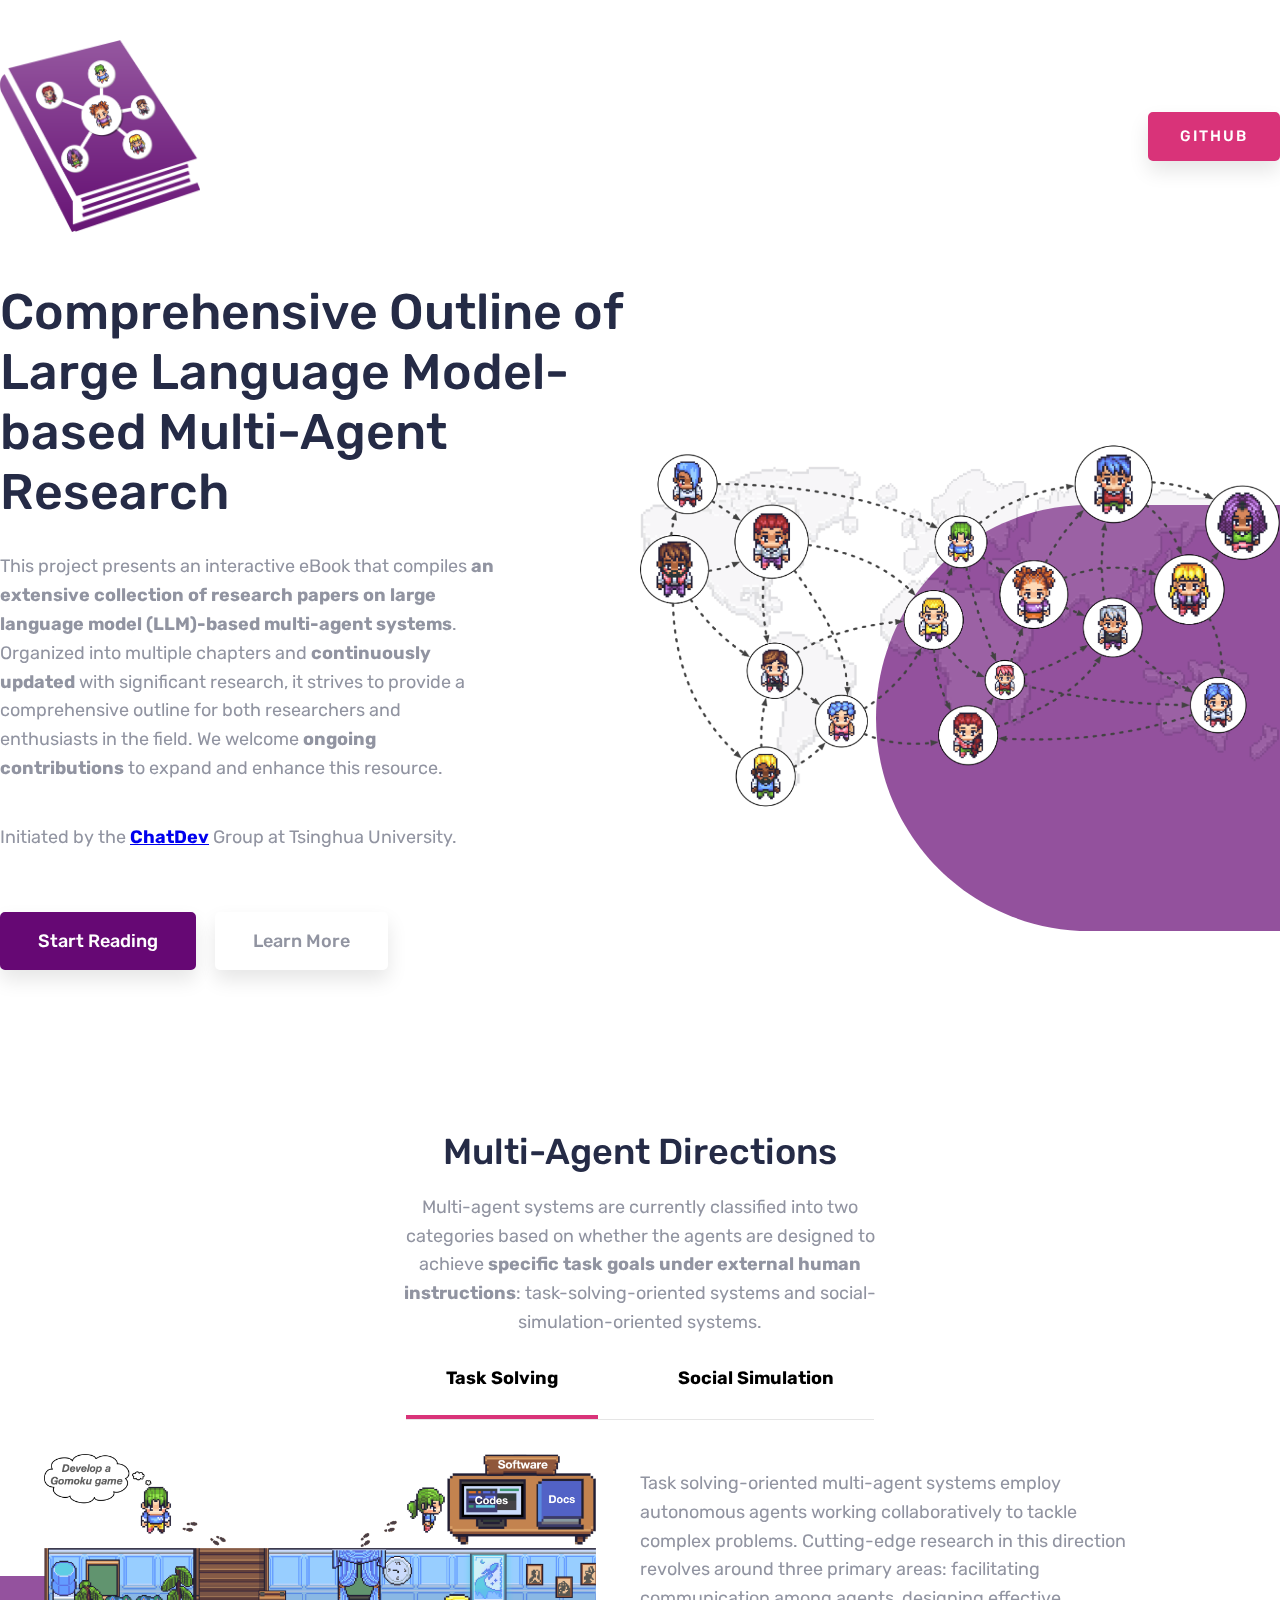
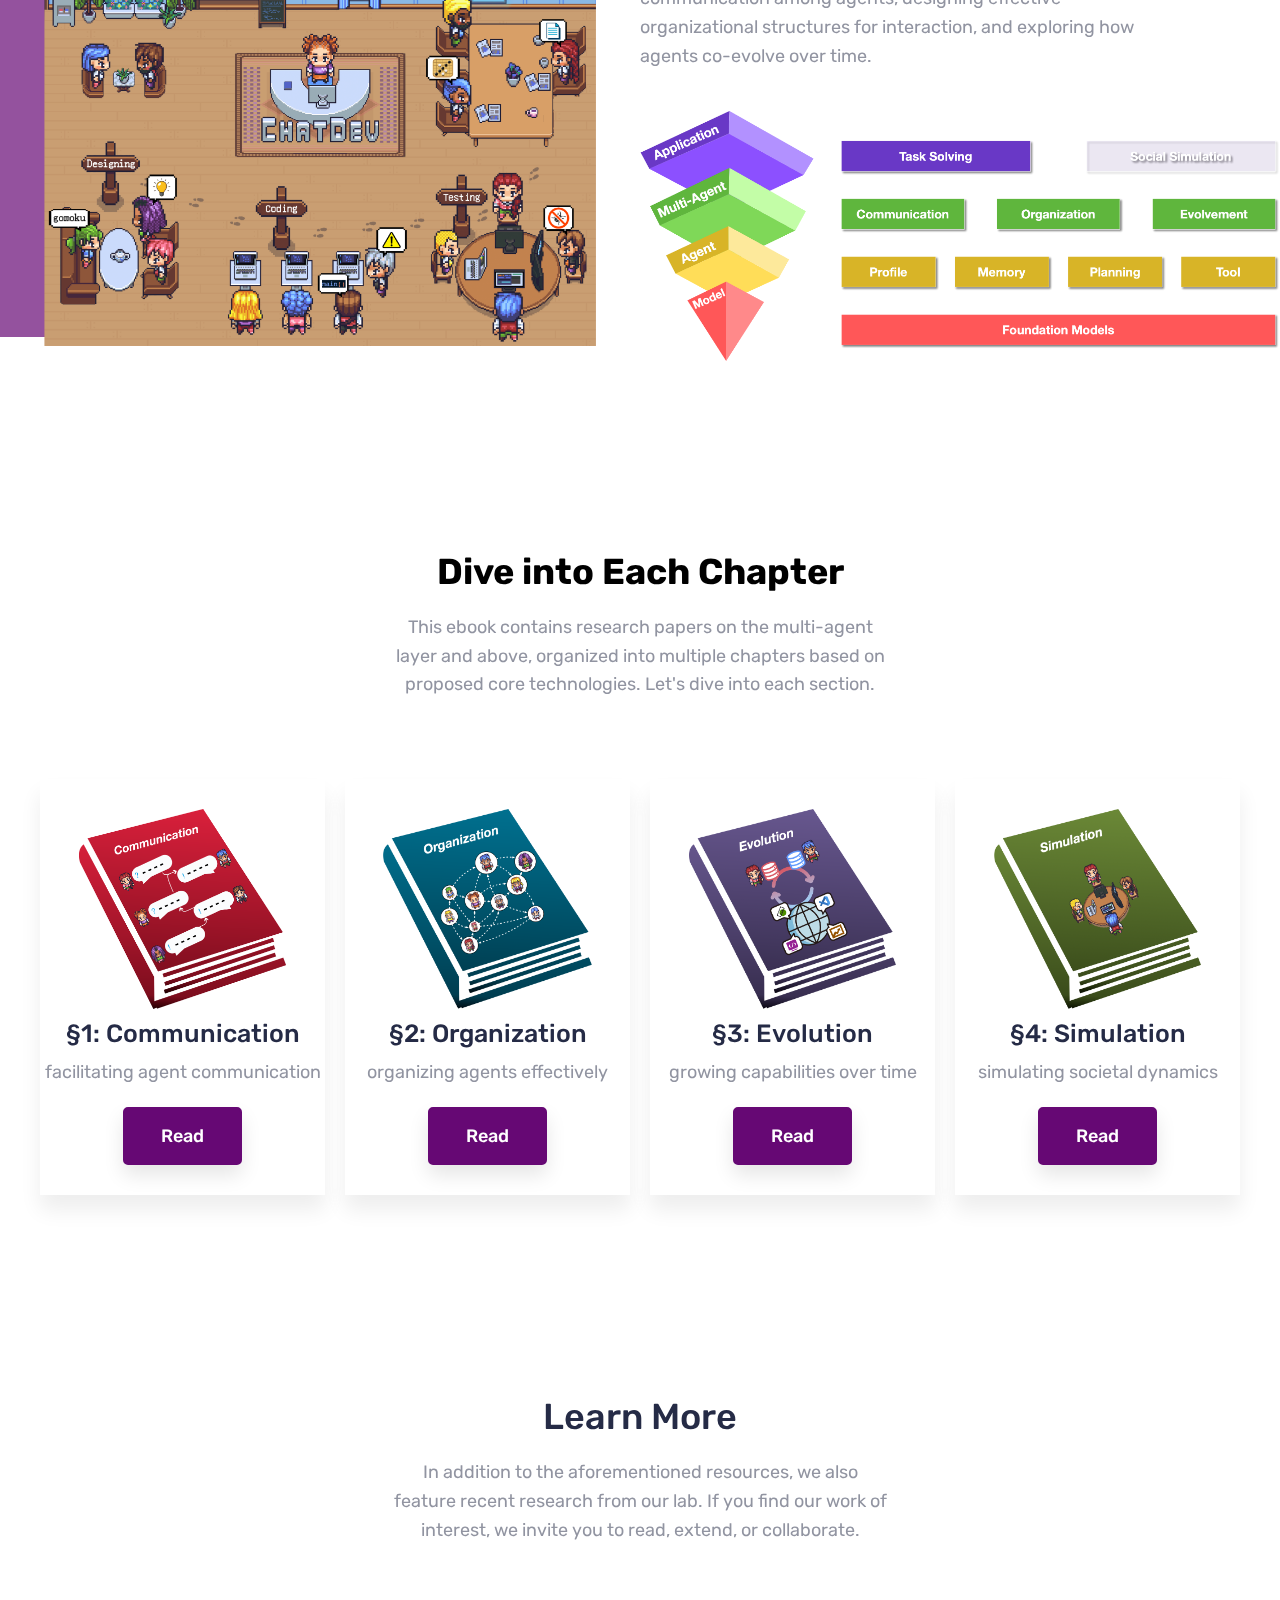
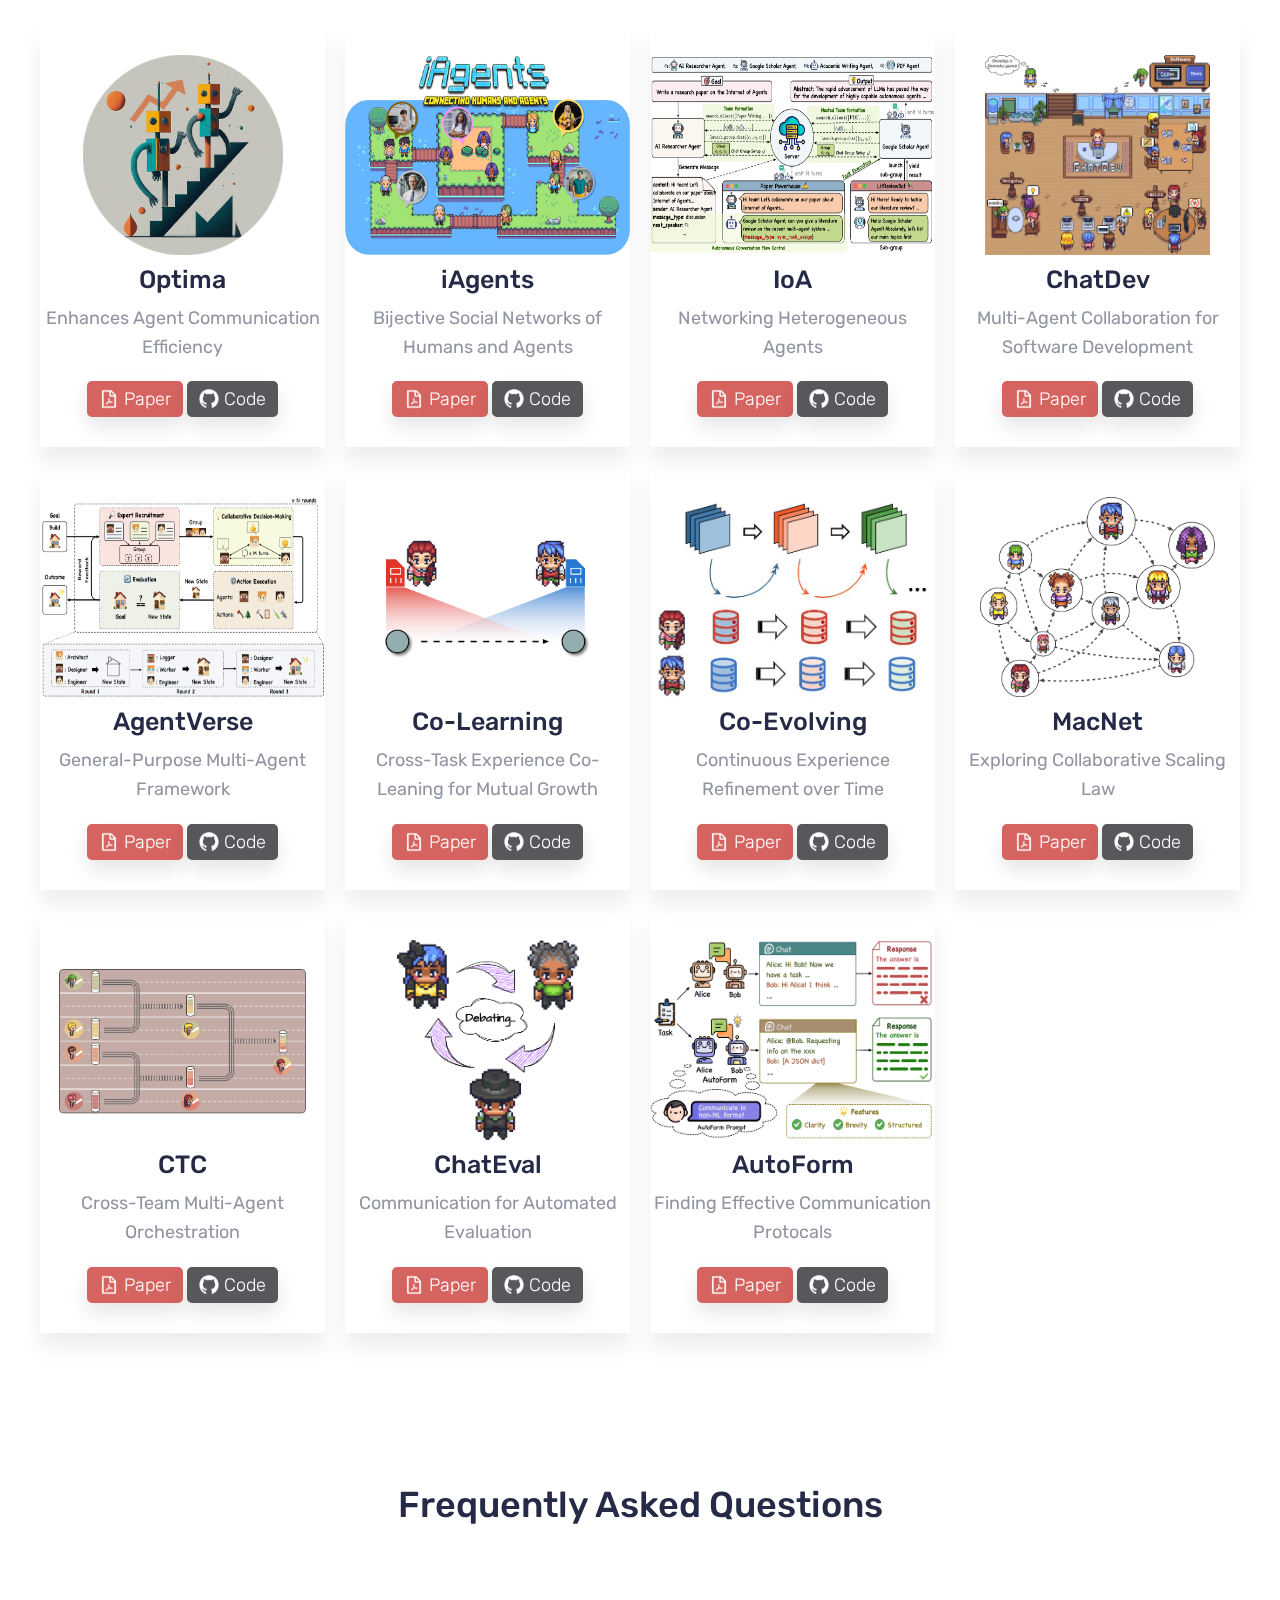
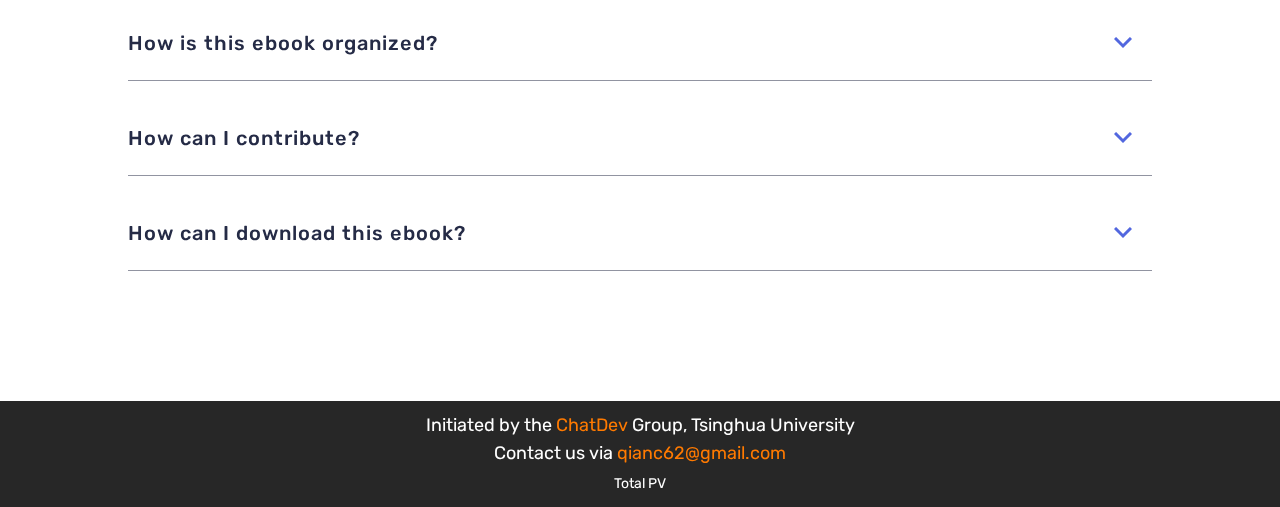
<file: MultiAgentEbook/index.html>
<!DOCTYPE html>
<html lang="en">

<head>
  <meta charset="UTF-8" />
  <meta name="viewport" content="width=device-width, initial-scale=1.0" />
  <meta http-equiv="Cache-Control" content="no-store">
  <meta http-equiv="Pragma" content="no-cache">
  <meta http-equiv="Expires" content="0">
  <link rel="icon" type="image/png" sizes="32x32" href="./images/logo.png" />

  <title>Multi-Agent Research Outline</title>

  <link rel="preconnect" href="https://fonts.gstatic.com" />
  <link href="https://fonts.googleapis.com/css2?family=Rubik:wght@400;500&display=swap" rel="stylesheet" />

  <link rel="stylesheet" href="style.css" />
</head>

<body>
  <header>
    <div class="container">
      <nav class="navbar flex">
        <div class="hamburger-container">
          <img src="./images/icon-hamburger.svg" class="hamburger" />
        </div>
        <div class="logo-container">
          <img src="images/logo5.png" width="200" alt="Logo" />
        </div>
        <ul class="nav-list flex">
          <li class="nav-item">
            <a href="https://github.com/OpenBMB/ChatDev/tree/main/MultiAgentEbook" class="nav-link btn clr1">GitHub</a>
          </li>
        </ul>
      </nav>

      <div class="intro flex">
        <img src="./images/bg-pattern.svg" class="bg-pattern" alt="background-pattern" />
        <div class="intro-col-left">
          <h1>
            Comprehensive Outline of Large Language Model-based Multi-Agent Research
          </h1>
          <p>
            This project presents an interactive eBook that compiles <b>an extensive collection of research papers on
              large language model (LLM)-based multi-agent systems</b>. Organized into multiple chapters and
            <b>continuously updated</b> with significant research, it strives to provide a comprehensive outline for
            both researchers and enthusiasts in the field. We welcome <b>ongoing contributions</b> to expand and enhance
            this resource.
          </p>
          <p>Initiated by the <a href="https://github.com/OpenBMB/ChatDev"><b>ChatDev</b></a> Group at Tsinghua
            University.</p>
          <div class="btn-group">
            <a href="#book" class="btn clr2">Start Reading</a>
            <a href="#more-works" class="btn clr3">Learn More</a>
          </div>
        </div>
        <div class="intro-col-right">
          <img src="./images/cover.png" alt="Cover" />
        </div>
      </div>
    </div>
  </header>


  <section class="feature">
    <div class="container">
      <img src="./images/bg-pattern.svg" class="bg-pattern" alt="background-pattern" />
      <h2 class="section-heading text-center">Multi-Agent Directions</h2>
      <div class="content" align="center">
        <p>
          Multi-agent systems are currently classified into two categories based on whether the agents are designed to
          achieve <b>specific task goals under external human instructions</b>: task-solving-oriented systems and
          social-simulation-oriented systems.
        </p>
      </div>
      <div class="tab-container">
        <ul class="tab-nav flex">
          <li class="active one"><b>Task Solving</b></li>
          <li class="two"><b>Social Simulation</b></li>
        </ul>
        <div class="tab-body tab-one flex active">
          <div class="tab-col-left">
            <img src="./images/chatdev_cover.png" alt="Comprehensive Resources" width="552" />
          </div>
          <div class="tab-col-right">
            <div class="content">
              <p>
                Task solving-oriented multi-agent systems employ autonomous agents working collaboratively to tackle
                complex problems. Cutting-edge research in this direction revolves around three primary areas:
                facilitating communication among agents, designing effective organizational structures for interaction,
                and exploring how agents co-evolve over time.
              </p>
              <img src="./images/multi_agent_framework_ts.png" alt="Dataset cover" width="660" align="center" />
            </div>
          </div>
        </div>
        <div class="tab-body tab-two flex">
          <div class="tab-col-left">
            <img src="./images/simulation.png" alt="Community Driven" width="746" />
          </div>
          <div class="tab-col-right">
            <div class="content">
              <p>
                Social simulation-oriented multi-agent systems concentrate on modeling and analyzing the social
                behaviors of agents, offering valuable insights into human dynamics and enhances the ability to analyze
                or predict social phenomena.
              </p>
              <img src="./images/multi_agent_framework_ss.png" alt="Dataset cover" width="660" align="center" />
            </div>
          </div>
        </div>
      </div>
    </div>
  </section>

  <section class="cards_row">
    <div class="container" id="book">
      <h5 class="section-heading text-center">Dive into Each Chapter</h5>
      <div class="content" align="center">
        <p>
          This ebook contains research papers on the multi-agent layer and above, organized into multiple chapters based
          on proposed core technologies. Let's dive into each section.
        </p>
      </div>
      <div class="browser-cards">
        <div class="card">
          <img src="./images/communication_cover.png" alt="Systems cover" />
          <h4>§1: Communication</h4>
          <p>facilitating agent communication</p>
          <a href="communication.html" class="btn clr2">Read</a>
        </div>
        <div class="card">
          <img src="./images/organization_cover.png" alt="Benchmark cover" />
          <h4>§2: Organization</h4>
          <p>organizing agents effectively</p>
          <a href="organization.html" class="btn clr2">Read</a>
        </div>
        <div class="card">
          <img src="./images/evolution_cover.png" alt="Dataset cover" />
          <h4>§3: Evolution</h4>
          <p>growing capabilities over time</p>
          <a href="evolution.html" class="btn clr2">Read</a>
        </div>
        <div class="card">
          <img src="./images/simulation_cover.png" alt="Systems cover" />
          <h4>§4: Simulation</h4>
          <p>simulating societal dynamics</p>
          <a href="simulation.html" class="btn clr2">Read</a>
        </div>
      </div>
    </div>
  </section>

  <section class="cards_row">
    <h2 class="section-heading text-center">Learn More</h2>
    <div class="content" align="center">
      <p>
        In addition to the aforementioned resources, we also feature recent research from our lab. If you find our work
        of interest, we invite you to read, extend, or collaborate.
      </p>
    </div>
    <div class="container" id="more-works">
      <div class="browser-cards">

        <div class="card">
          <img src="./images/optima_cover.png" />
          <h4>Optima</h4>
          <p>Enhances Agent Communication Efficiency
          </p>
          <a href="https://arxiv.org/abs/2410.08115" class="btnsmall paper"><span class="icon"><img
                src="images/pdf_normal.png" alt="PDF Icon"></span>Paper</a>
          <a href="https://github.com/thunlp/Optima" class="btnsmall code"><span class="icon"><img
                src="images/github_normal.png" alt="GitHub Icon"></span>Code</a>
        </div>

        <div class="card">
          <img src="./images/iagents_cover.png" />
          <h4>iAgents</h4>
          <p>Bijective Social Networks of Humans and Agents
          </p>
          <a href="https://arxiv.org/abs/2406.14928" class="btnsmall paper"><span class="icon"><img
                src="images/pdf_normal.png" alt="PDF Icon"></span>Paper</a>
          <a href="https://github.com/thinkwee/iAgents" class="btnsmall code"><span class="icon"><img
                src="images/github_normal.png" alt="GitHub Icon"></span>Code</a>
        </div>

        <div class="card">
          <img src="./images/ioa_cover.png" />
          <h4>IoA</h4>
          <p>Networking Heterogeneous Agents</p>
          <a href="https://arxiv.org/abs/2407.07061" class="btnsmall paper"><span class="icon"><img
                src="images/pdf_normal.png" alt="PDF Icon"></span>Paper</a>
          <a href="https://github.com/OpenBMB/IoA" class="btnsmall code"><span class="icon"><img
                src="images/github_normal.png" alt="GitHub Icon"></span>Code</a>
        </div>

        <div class="card">
          <img src="./images/chatdev_cover.png" />
          <h4>ChatDev</h4>
          <p>Multi-Agent Collaboration for Software Development</p>
          <a href="https://arxiv.org/abs/2307.07924" class="btnsmall paper"><span class="icon"><img
                src="images/pdf_normal.png" alt="PDF Icon"></span>Paper</a>
          <a href="https://github.com/OpenBMB/ChatDev" class="btnsmall code"><span class="icon"><img
                src="images/github_normal.png" alt="GitHub Icon"></span>Code</a>
        </div>

        <div class="card">
          <img src="./images/agentverse_cover.png" />
          <h4>AgentVerse</h4>
          <p>General-Purpose Multi-Agent Framework</p>
          <a href="https://arxiv.org/abs/2308.10848" class="btnsmall paper"><span class="icon"><img
                src="images/pdf_normal.png" alt="PDF Icon"></span>Paper</a>
          <a href="https://github.com/OpenBMB/AgentVerse" class="btnsmall code"><span class="icon"><img
                src="images/github_normal.png" alt="GitHub Icon"></span>Code</a>
        </div>

        <div class="card">
          <img src="./images/colearning_cover.png" />
          <h4>Co-Learning</h4>
          <p>Cross-Task Experience Co-Leaning for Mutual Growth</p>
          <a href="https://arxiv.org/abs/2312.17025" class="btnsmall paper"><span class="icon"><img
                src="images/pdf_normal.png" alt="PDF Icon"></span>Paper</a>
          <a href="https://github.com/OpenBMB/ChatDev" class="btnsmall code"><span class="icon"><img
                src="images/github_normal.png" alt="GitHub Icon"></span>Code</a>
        </div>

        <div class="card">
          <img src="./images/ei_cover.png" />
          <h4>Co-Evolving</h4>
          <p>Continuous Experience Refinement over Time</p>
          <a href="https://arxiv.org/abs/2405.04219" class="btnsmall paper"><span class="icon"><img
                src="images/pdf_normal.png" alt="PDF Icon"></span>Paper</a>
          <a href="https://github.com/OpenBMB/ChatDev" class="btnsmall code"><span class="icon"><img
                src="images/github_normal.png" alt="GitHub Icon"></span>Code</a>
        </div>

        <div class="card">
          <img src="./images/organization.png" />
          <h4>MacNet</h4>
          <p>Exploring Collaborative Scaling Law</p>
          <a href="https://arxiv.org/abs/2406.07155" class="btnsmall paper"><span class="icon"><img
                src="images/pdf_normal.png" alt="PDF Icon"></span>Paper</a>
          <a href="https://github.com/OpenBMB/ChatDev" class="btnsmall code"><span class="icon"><img
                src="images/github_normal.png" alt="GitHub Icon"></span>Code</a>
        </div>

        <div class="card">
          <img src="./images/ctc_cover.png" />
          <h4>CTC</h4>
          <p>Cross-Team Multi-Agent Orchestration</p>
          <a href="https://arxiv.org/abs/2406.08979" class="btnsmall paper"><span class="icon"><img
                src="images/pdf_normal.png" alt="PDF Icon"></span>Paper</a>
          <a href="https://github.com/OpenBMB/ChatDev" class="btnsmall code"><span class="icon"><img
                src="images/github_normal.png" alt="GitHub Icon"></span>Code</a>
        </div>

        <div class="card">
          <img src="./images/chateval_cover.png" />
          <h4>ChatEval</h4>
          <p>Communication for Automated Evaluation</p>
          <a href="https://arxiv.org/abs/2308.07201" class="btnsmall paper"><span class="icon"><img
                src="images/pdf_normal.png" alt="PDF Icon"></span>Paper</a>
          <a href="https://github.com/thunlp/ChatEval" class="btnsmall code"><span class="icon"><img
                src="images/github_normal.png" alt="GitHub Icon"></span>Code</a>
        </div>

        <div class="card">
          <img src="./images/autoform_cover.png" />
          <h4>AutoForm</h4>
          <p>Finding Effective Communication Protocals</p>
          <a href="https://arxiv.org/abs/2402.18439" class="btnsmall paper"><span class="icon"><img
                src="images/pdf_normal.png" alt="PDF Icon"></span>Paper</a>
          <a href="https://github.com/thunlp/AutoForm" class="btnsmall code"><span class="icon"><img
                src="images/github_normal.png" alt="GitHub Icon"></span>Code</a>
        </div>

      </div>
    </div>
  </section>


  <section class="faq">
    <div class="container">
      <h2 class="section-heading">Frequently Asked Questions</h2>
      <div class="faq-container">
        <div class="question">
          <button>
            <span>How is this ebook organized?</span>
            <svg xmlns="http://www.w3.org/2000/svg" width="18" height="12">
              <path fill="none" stroke="#5267DF" stroke-width="3" d="M1 1l8 8 8-8" />
            </svg>
          </button>
          <p>
            This ebook gathers leading research on LLM-powered multi-agent systems since 2023, categorized by key
            perspectives in the field. As this area rapidly evolves, updates will be ongoing.
          </p>
        </div>
        <div class="question">
          <button>
            <span>How can I contribute?</span>
            <svg xmlns="http://www.w3.org/2000/svg" width="18" height="12">
              <path fill="none" stroke="#5267DF" stroke-width="3" d="M1 1l8 8 8-8" />
            </svg>
          </button>
          <p>
            We encourage open-source collaboration on this project. You can contribute by submitting a pull request with
            detailed metadata for notable papers in the <a
              href="https://github.com/OpenBMB/ChatDev/tree/main/MultiAgentEbook/papers.csv">table</a>.
          </p>
        </div>
        <div class="question">
          <button>
            <span>How can I download this ebook?</span>
            <svg xmlns="http://www.w3.org/2000/svg" width="18" height="12">
              <path fill="none" stroke="#5267DF" stroke-width="3" d="M1 1l8 8 8-8" />
            </svg>
          </button>
          <p>
            You can download all ebook content in CSV format directly from <a
              href="https://github.com/OpenBMB/ChatDev/tree/main/MultiAgentEbook/papers.csv">here</a>.
          </p>
        </div>
      </div>
    </div>
  </section>

  <div class="attribution">
    <p>
      Initiated by the <a href="https://github.com/OpenBMB/ChatDev" target="_blank">ChatDev</a> Group, Tsinghua
      University
      <br>Contact us via <a href="mailto:qianc62@gmail.com">qianc62@gmail.com</a>
      <br>
      <span style="font-size: 14px;" id="busuanzi_container_site_pv">Total PV <span style="font-size: 14px;"
          id="busuanzi_value_site_pv"></span></span>
    </p>
  </div>
  <script src="main.js"></script>
  <script async src="//busuanzi.ibruce.info/busuanzi/2.3/busuanzi.pure.mini.js"></script>
</body>

</html>
</file>
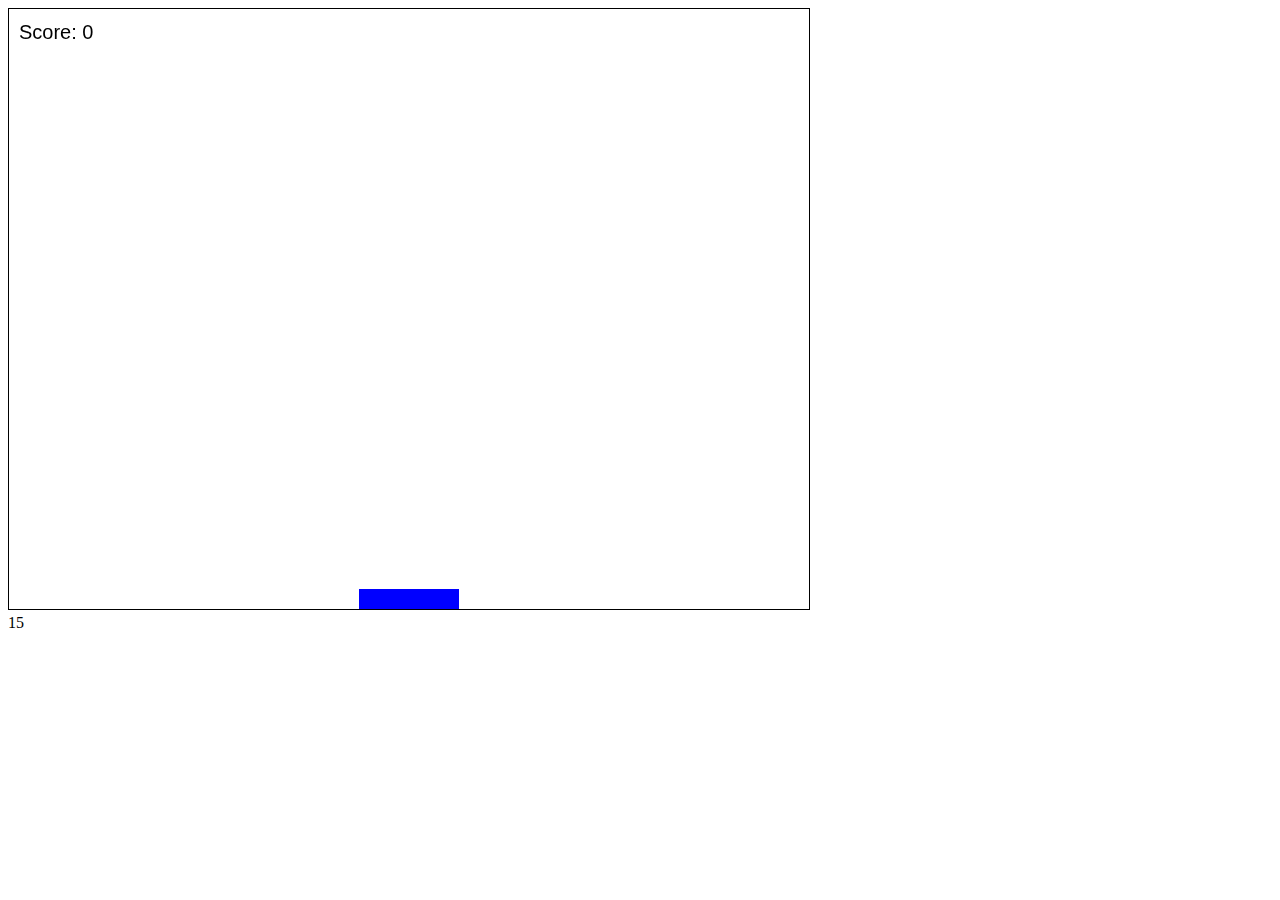
<file: WareHouse/CatchGoldHTMLGame_THUNLP_202310181636/index.html>
<!DOCTYPE html>
<html>
<head>
    <title>Coin Catcher Game</title>
    <link rel="stylesheet" type="text/css" href="style.css">
</head>
<body>
    <canvas id="gameCanvas"></canvas>
    <div id="gameOverScreen">
        <h1>Game Over</h1>
        <p id="finalScore"></p>
        <button id="restartButton">Restart</button>
    </div>
    <script src="script.js"></script>
</body>
</html>
</file>
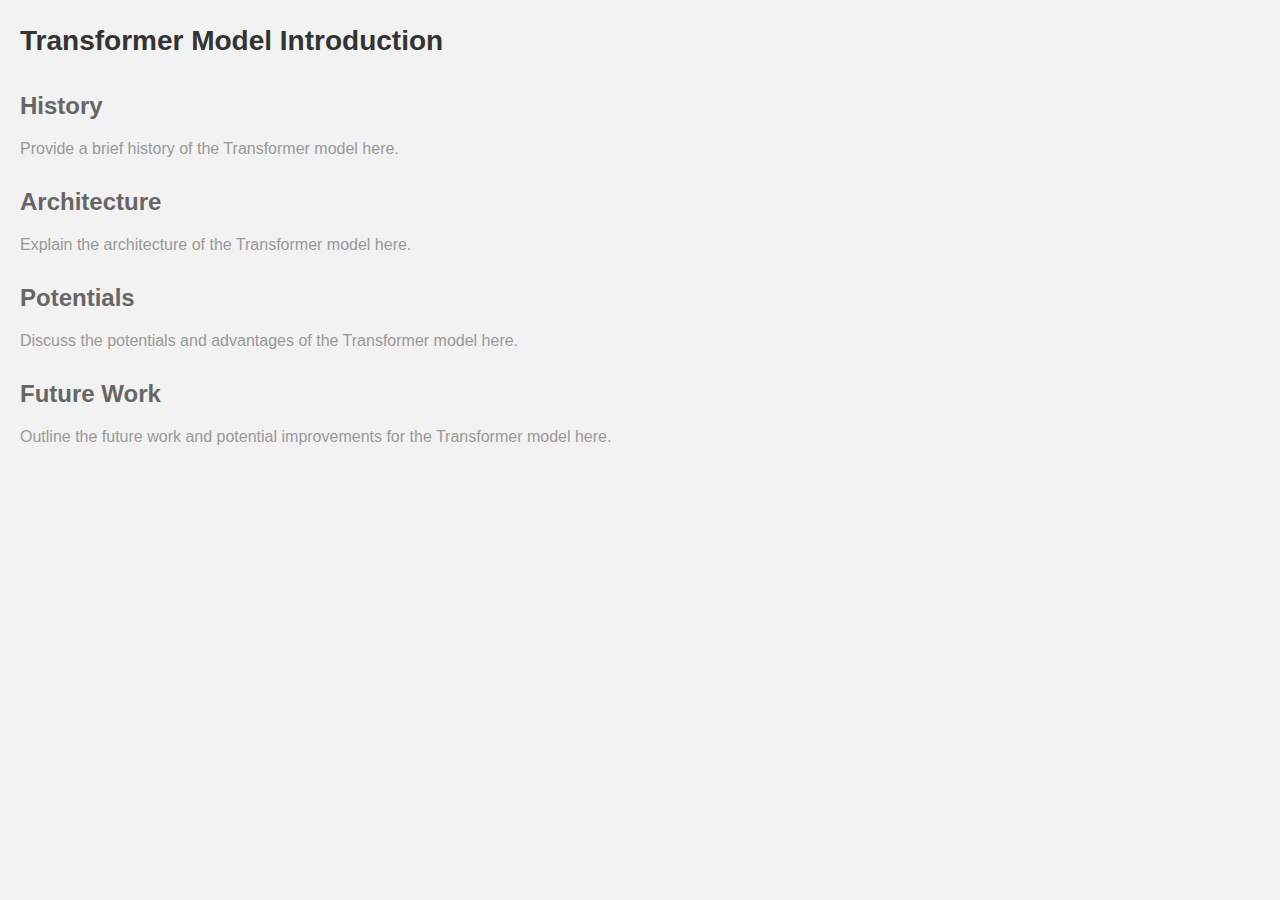
<file: WareHouse/Website_THUNLP_20230725154612/index.html>
<!DOCTYPE html>
<html>
<head>
    <title>Transformer Model Introduction</title>
    <link rel="stylesheet" type="text/css" href="style.css">
</head>
<body>
    <h1>Transformer Model Introduction</h1>
    <h2>History</h2>
    <p>Provide a brief history of the Transformer model here.</p>
    <h2>Architecture</h2>
    <p>Explain the architecture of the Transformer model here.</p>
    <h2>Potentials</h2>
    <p>Discuss the potentials and advantages of the Transformer model here.</p>
    <h2>Future Work</h2>
    <p>Outline the future work and potential improvements for the Transformer model here.</p>
    <script src="script.js"></script>
</body>
</html>
</file>
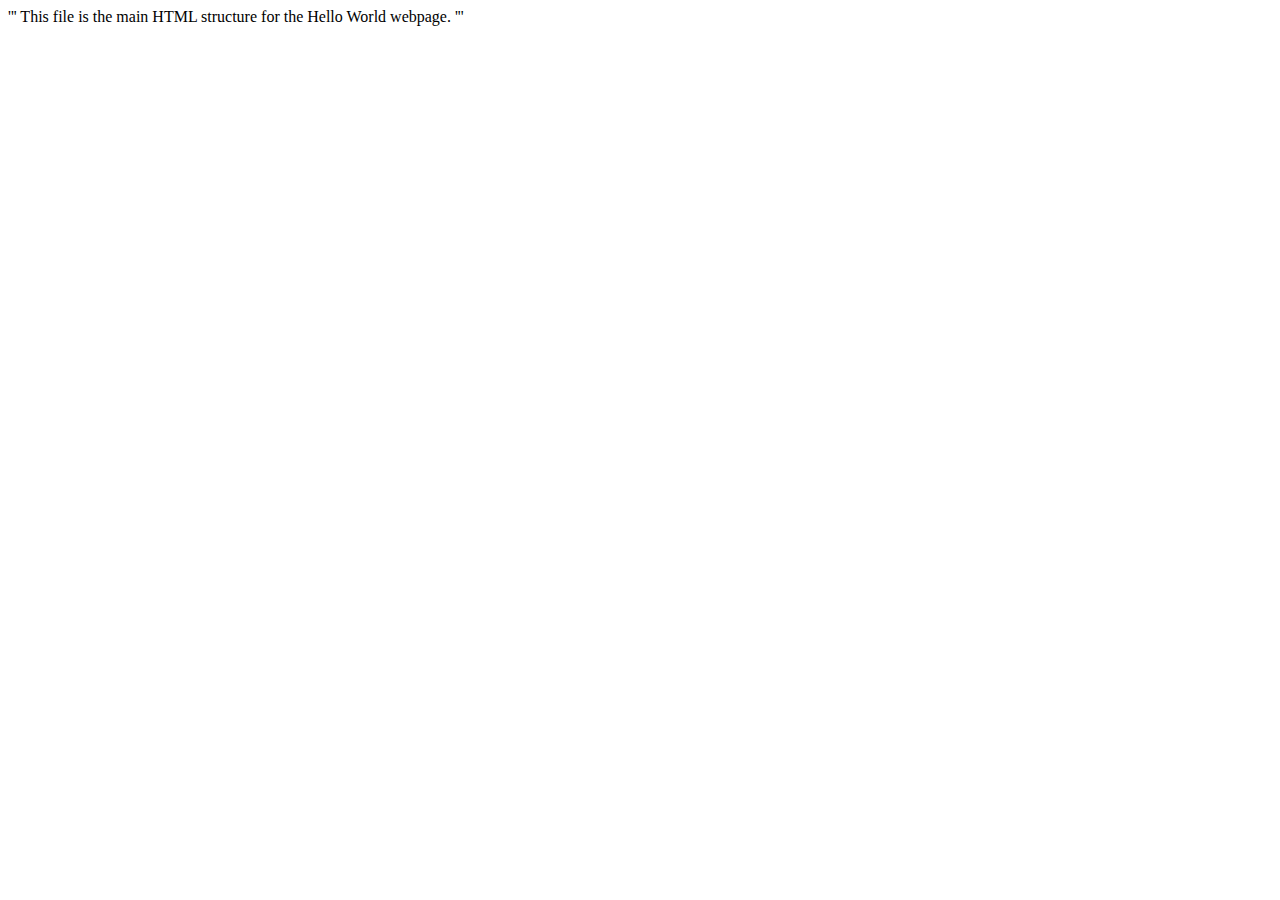
<file: WareHouse/web任务_DefaultOrganization_20250108153246/index.html>
'''
This file is the main HTML structure for the Hello World webpage.
'''
<!DOCTYPE html>
<html lang="en">
<head>
    <meta charset="UTF-8">
    <meta name="viewport" content="width=device-width, initial-scale=1.0">
    <title>Hello World Page</title>
    <link rel="stylesheet" href="style.css">
</head>
<body>
    <div id="content"></div>
    <script src="script.js"></script>
</body>
</html>
</file>
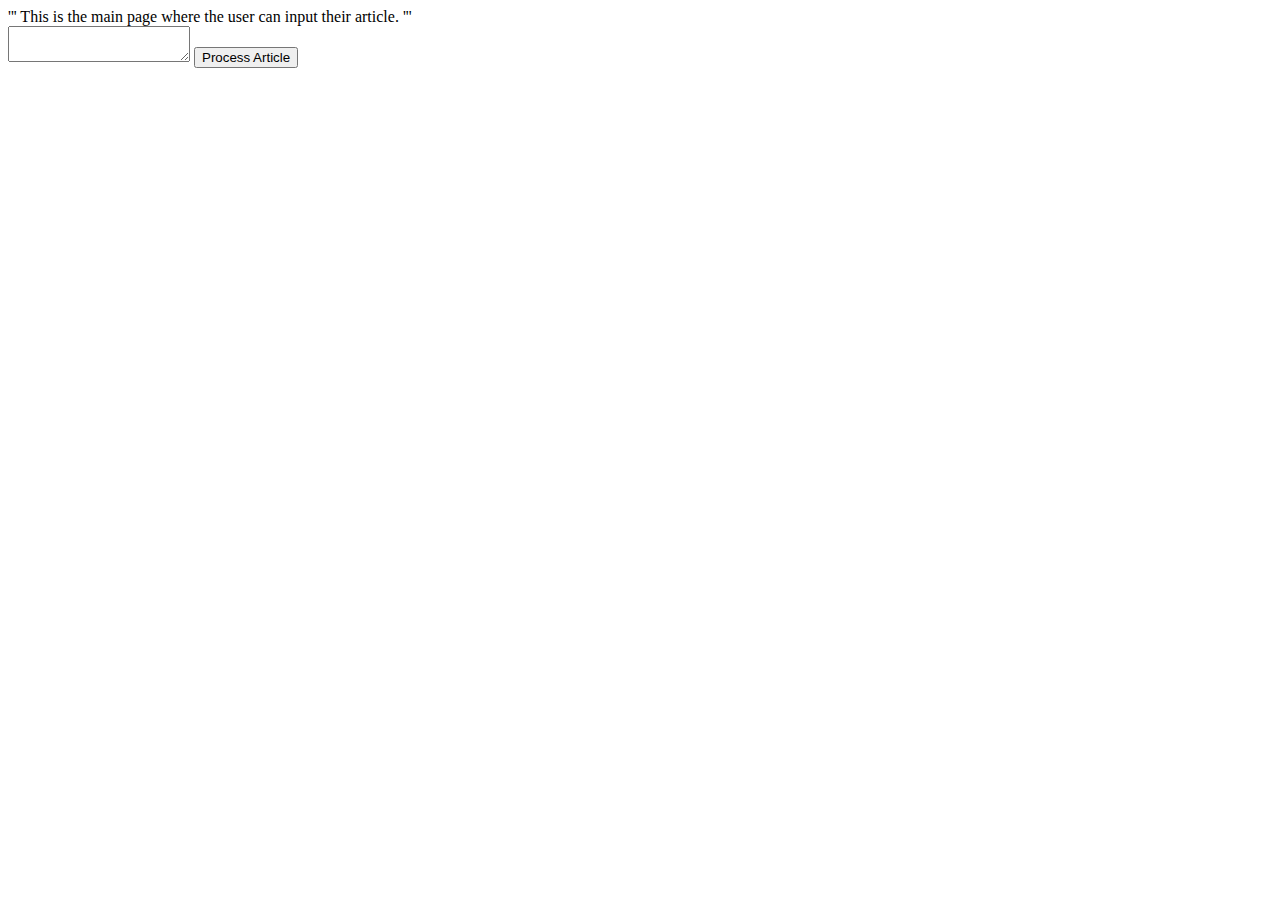
<file: WareHouse/Article_pic_DefaultOrganization_20231023003059/templates/index.html>
'''
This is the main page where the user can input their article.
'''
<!DOCTYPE html>
<html>
<head>
    <title>Article Processor</title>
</head>
<body>
    <form method="POST">
        <textarea name="article" required></textarea>
        <button type="submit">Process Article</button>
    </form>
</body>
</html>
</file>
<file: MultiAgentEbook/style.css>
*,
*::after,
*::before {
  margin: 0;
  padding: 0;
  box-sizing: border-box;
}

:root {
  --clr-primary--one: #660874;
  --clr-primary--two: #D93379;

  --clr-neutral--one: hsl(229, 8%, 60%);
  --clr-neutral--two: hsl(229, 31%, 21%);

  --clr-primary--paper: #D5635F;
  --clr-primary--code: hsl(225, 2%, 35%);

}

html {
  font-size: 62.5%;
  
}

body {
  font-size: 18px;
  font-family: "Rubik", sans-serif;
}

html,
body {
  overflow-x: hidden;
}

.container {
  max-width: 1440px;
  width: 100%;
  margin: 0 auto;
}

img {
  max-width: 100%;
  display: block;
}

.bg-pattern {
  position: absolute;
  z-index: -1;
  opacity: 0.7;
}

h1 {
  color: var(--clr-neutral--two);
  font-size: 6rem;
  font-weight: 500;
}

h2 {
  font-weight: 500;
  font-size: 4rem;
  color: var(--clr-neutral--two);
}

p {
  color: var(--clr-neutral--one);
  max-width: 45ch;
  line-height: 1.6;
}

.btn {
  padding: 0.9em 2em;
  border-radius: 0.5rem;
  font-weight: 500;
  color: #fff;
  transition: all 0.3s;
  text-decoration: none;
  display: inline-block;
  box-shadow: 0 1rem 2rem rgba(0, 0, 0, 0.1);
  -webkit-border-radius: 0.5rem;
  -moz-border-radius: 0.5rem;
  -ms-border-radius: 0.5rem;
  -o-border-radius: 0.5rem;
  -webkit-transition: all 0.3s;
  -moz-transition: all 0.3s;
  -ms-transition: all 0.3s;
  -o-transition: all 0.3s;
}

.btnsmall {
  padding: 0.9em 2em;
  border-radius: 0.5rem;
  font-weight: 200;
  color: #fff;
  transition: all 0.3s;
  text-decoration: none;
  display: inline-block;
  box-shadow: 0 1rem 2rem rgba(0, 0, 0, 0.1);
  -webkit-border-radius: 0.5rem;
  -moz-border-radius: 0.5rem;
  -ms-border-radius: 0.5rem;
  -o-border-radius: 0.5rem;
  -webkit-transition: all 0.3s;
  -moz-transition: all 0.3s;
  -ms-transition: all 0.3s;
  -o-transition: all 0.3s;
}

.btn.clr1 {
  background-color: var(--clr-primary--two);
  border: 2px solid var(--clr-primary--two);
}

.btn.clr1:hover {
  color: var(--clr-primary--two);
  background-color: #fff;
}

.btn.clr2 {
  margin-top: 2rem;
  background-color: var(--clr-primary--one);
  border: 2px solid var(--clr-primary--one);
}

.btn.clr2:hover {
  margin-top: 2rem;
  color: var(--clr-primary--one);
  background-color: transparent;
}

.btn.clr3 {
  background-color: transparent;
  border: 2px solid transparent;
  color: var(--clr-neutral--one);
}

.btn.clr3:hover {
  border: 2px solid var(--clr-neutral--one);
}

.btnsmall.paper {
  margin-top: 2rem;
  background-color: var(--clr-primary--paper);
  border: 2px solid var(--clr-primary--paper);
}

.btnsmall.paper:hover {
  margin-top: 2rem;
  color: var(--clr-primary--paper);
  background-color: transparent;
}

.btnsmall.code {
  margin-top: 2rem;
  background-color: var(--clr-primary--code);
  border: 2px solid var(--clr-primary--code);
}

.btnsmall.code:hover {
  margin-top: 2rem;
  color: var(--clr-primary--code);
  background-color: transparent;
}

.flex {
  display: flex;
}

.section-heading {
  text-align: center;
}

.section-description {
  margin: 2.5rem auto;
  text-align: left;
}



header .container {
  position: relative;
}

header .bg-pattern {
  bottom: 5%;
  right: -55%;
  max-width: 130rem;
}

.navbar {
  justify-content: space-between;
  align-items: center;
  padding: 4rem 0;
}

.hamburger-container {
  display: none;
}

.nav-list {
  list-style: none;
  align-items: center;
}

.nav-list .social-media-list {
  display: none;
}

.nav-list .nav-item:not(:first-child) {
  margin-left: 5rem;
}

.nav-item .nav-link {
  text-decoration: none;
  text-transform: uppercase;
  font-size: 1.5rem;
  transition: all 0.3s;
  color: var(--clr-neutral--two);
  letter-spacing: 2px;
}

.nav-item .nav-link.btn {
  color: #fff;
}

.nav-item .nav-link:hover {
  color: var(--clr-primary--two);
}



.intro {
  padding: 1rem 0;
  align-items: center;
}

.intro-col-left {
  flex: 1;
  border-radius: 200px;
}


.intro-col-right {
  flex: 1;
  border-radius: 200px;
}

.intro-col-left h1 {
  font-size: 5rem;
}

.intro-col-left p {
  margin: 3rem 0 4rem 0;
}

.intro-col-left .btn-group .btn:nth-child(2) {
  margin-left: 1.5rem;
}



.feature {
  padding: 15rem 0;
}

.feature .container {
  position: relative;
}

.feature .bg-pattern {
  transform: rotateY(180deg);
  top: 58%;
  left: -42%;
  max-width: 110rem;
  -webkit-transform: rotateY(180deg);
  -moz-transform: rotateY(180deg);
  -ms-transform: rotateY(180deg);
  -o-transform: rotateY(180deg);
}

.tab-nav {
  justify-content: center;
  list-style: none;
  width: -moz-fit-content;
  width: -webkit-fit-content;
  width: fit-content;
  border-bottom: 1px solid rgba(0, 0, 0, 0.1);
  margin: 0 auto;
}

.tab-nav li {
  padding: 3rem 4rem;
  cursor: pointer;
  position: relative;
}

.tab-nav li:not(:last-child) {
  margin-right: 4rem;
}

.tab-nav li.active::before {
  content: "";
  position: absolute;
  width: 100%;
  height: 4px;
  background-color: var(--clr-primary--two);
  bottom: 0;
  left: 50%;
  transform: translateX(-50%);
}

.tab-body {
  align-items: center;
  justify-content: center;
  margin-top: 8rem;
  display: none;
  height: 40rem;
  animation: fadein 0.8s;
  -webkit-animation: fadein 0.8s;
}

@keyframes fadein {
  from {
    opacity: 0;
    transform: translateX(-2rem);
  }

  to {
    opacity: 1;
    transform: translateX(0);
  }
}

.tab-body.active {
  display: flex;
}

.tab-body .tab-col-left,
.tab-body .tab-col-right {
  flex: 1;
}

.tab-body .tab-col-left img {
  margin: 0 auto;
}

.tab-col-right .content {
  width: -moz-fit-content;
  width: -webkit-fit-content;
  width: fit-content;
  margin: 0 auto;
}

.tab-col-right p {
  margin: 3rem 0 4rem;
}

.cards_row {
  padding: 10rem 0;
}

.browser-cards {
  margin: 8rem auto 0 auto;
  
  display: grid;
  grid-template-columns: repeat(4, 1fr);
  width: 120rem;
  
  gap: 2rem;
  
}


.browser-cards .card {
  text-align: center;
  padding: 3rem 0;
  box-shadow: 0 1.5rem 2rem rgb(238, 238, 238);
  max-width: 35rem;
  border-radius: 1.5
}

.card img {
  margin: 0 auto;
  height: 200px;
}

.card h4 {
  color: var(--clr-neutral--two);
  font-size: 2.5rem;
  font-weight: 500;
  margin-top: 1rem;
}

.card p {
  margin-top: 1rem;
}



.faq {
  padding: 10rem 0;
}

.faq-container {
  width: 80%;
  margin: 8rem auto;
}

.question button {
  width: 100%;
  display: flex;
  justify-content: space-between;
  align-items: center;
  padding: 2.5rem 2rem 2.5rem 0;
  border: none;
  outline: none;
  background-color: transparent;
  cursor: pointer;
  color: var(--clr-neutral--two);
  font-size: 2rem;
  font-family: "Rubik", sans-serif;
  font-weight: 500;
  letter-spacing: 1px;
  transition: all 0.3s;
  text-align: left;
  -webkit-transition: all 0.3s;
  -moz-transition: all 0.3s;
  -ms-transition: all 0.3s;
  -o-transition: all 0.3s;
}

.faq-container .question {
  border-bottom: 1px solid var(--clr-neutral--one);
}

.faq-container .question:last-child {
  border-bottom: 1px solid var(--clr-neutral--one);
}

.faq-container .question:hover button {
  color: var(--clr-primary--two);
}

.question p {
  max-width: 100%;
  padding: 0;
  height: 0;
  overflow: hidden;
  transition: all 0.3s;
  opacity: 0;
  -webkit-transition: all 0.3s;
  -moz-transition: all 0.3s;
  -ms-transition: all 0.3s;
  -o-transition: all 0.3s;
}

.question button svg {
  transition: all 0.3s;
  min-width: 1.8rem;
  margin-left: 2rem;
  -webkit-transition: all 0.3s;
  -moz-transition: all 0.3s;
  -ms-transition: all 0.3s;
  -o-transition: all 0.3s;
}

.question.open button svg {
  transform: rotate(180deg);
  -webkit-transform: rotate(180deg);
  -moz-transform: rotate(180deg);
  -ms-transform: rotate(180deg);
  -o-transform: rotate(180deg);
}

.question.open button svg path {
  stroke: var(--clr-primary--two);
}

.question.open p {
  height: auto;
  opacity: 1;
  padding-bottom: 2.5rem;
}

.faq .center {
  text-align: center;
}



.subscribe {
  padding: 7rem 0;
  background-color: var(--clr-primary--one);
  text-align: center;
}

.subscribe .heading-sm {
  text-transform: uppercase;
  color: #fff;
  letter-spacing: 5px;
  font-size: 1.5rem;
}

.subscribe h2 {
  color: #fff;
  letter-spacing: 1px;
  margin: 4rem 0;
}

.subscribe .subscribe-form {
  justify-content: center;
}

.subscribe-form input {
  padding: 2rem;
  width: 35rem;
  border: none;
  outline: none;
  font-family: "Rubik", sans-serif;
  border-radius: 0.5rem;
  color: var(--clr-neutral--two);
  -webkit-border-radius: 0.5rem;
  -moz-border-radius: 0.5rem;
  -ms-border-radius: 0.5rem;
  -o-border-radius: 0.5rem;
}

.subscribe-form input::placeholder {
  color: var(--clr-neutral--one);
  font-size: 1.5rem;
  opacity: 0.7;
}

.subscribe-form .submit {
  font-family: "Rubik", sans-serif;
  font-size: 1.5rem;
  cursor: pointer;
  letter-spacing: 1px;
  margin-left: 1rem;
}



footer {
  background-color: var(--clr-neutral--two);
  padding: 3rem 0;
}

footer .container {
  justify-content: space-between;
  align-items: center;
}

.footer-nav .logo {
  margin-right: 6rem;
}

.footer-nav .logo svg path {
  fill: #fff;
}

.footer-nav,
.social-media-list {
  list-style: none;
}

.footer-nav .nav-item .nav-link {
  font-size: 1.3rem;
  color: #fff;
}

.footer-nav .nav-item .nav-link:hover {
  color: var(--clr-primary--two);
}

.footer-nav .nav-item:not(:last-child),
.social-media-list li:first-child {
  margin-right: 4rem;
}

.social-media-list svg path {
  transition: all 0.3s;
  -webkit-transition: all 0.3s;
  -moz-transition: all 0.3s;
  -ms-transition: all 0.3s;
  -o-transition: all 0.3s;
}

.social-media-list svg:hover path {
  fill: var(--clr-primary--two);
}



@media only screen and (min-width: 162.5em) {

  
  .bg-pattern {
    display: none;
  }
}

@media only screen and (max-width: 90em) {
  

  header .bg-pattern {
    right: -70%;
  }

  .feature .bg-pattern {
    left: -62rem;
  }
}

@media only screen and (max-width: 75em) {
  

  h1 {
    font-size: 5rem;
  }

  h2 {
    font-size: 3.5rem;
  }

  p {
    font-size: 1.7rem;
  }

  header .bg-pattern {
    right: -80%;
    max-width: 120rem;
  }

  .feature .bg-pattern {
    left: -68rem;
  }

  .tab-body .tab-col-left {
    margin-right: 2rem;
  }

  .browser-cards {
    grid-gap: 2rem;
  }
}

@media only screen and (max-width: 64em) {
  

  h1 {
    font-size: 4.5rem;
  }

  p {
    font-size: 1.6rem;
  }

  .btn {
    font-size: 1.7rem;
  }

  header .bg-pattern {
    right: -85%;
    max-width: 105rem;
  }

  .feature .bg-pattern {
    left: -72rem;
  }

  .faq-container {
    width: 70%;
  }
}

@media only screen and (max-width: 56.25em) {
  

  header .bg-pattern {
    right: -75%;
    max-width: 85rem;
  }

  h1 {
    font-size: 3.5rem;
  }

  h2 {
    font-size: 3rem;
  }

  p {
    font-size: 1.5rem;
    max-width: 35ch;
  }

  .btn {
    font-size: 1.4rem;
  }

  .feature .bg-pattern {
    top: 64%;
    left: -57rem;
    max-width: 85rem;
  }

  .tab-nav li {
    padding: 3rem;
  }
}

@media only screen and (max-width: 48em) {
  

  h1 {
    font-size: 5rem;
  }

  p {
    max-width: 50ch;
    font-size: 1.8rem;
  }

  .btn {
    font-size: 1.6rem;
  }

  header .bg-pattern {
    top: 25%;
    left: 20%;
    max-width: 115rem;
  }

  .navbar {
    padding: 4rem 2rem;
    z-index: 300;
    position: relative;
  }

  .navbar .nav-list {
    position: fixed;
    top: 0;
    left: 0;
    width: 100%;
    height: 100vh;
    background-color: hsla(229, 31%, 21%, 0.95);
    opacity: 0;
    pointer-events: none;
    z-index: 150;
    overflow-y: scroll;
    -webkit-overflow-scrolling: touch;
  }

  .nav-list.active {
    flex-direction: column;
    opacity: 1;
    padding: 0 4rem;
    pointer-events: all;
  }

  .nav-list .nav-item {
    width: 100%;
    text-align: center;
  }

  .nav-list .nav-item:not(:last-child) {
    margin-left: 0;
    border-top: 1px solid rgba(255, 255, 255, 0.2);
    padding: 2.5rem 0;
  }

  .nav-list .nav-item:first-child {
    margin-top: 12rem;
  }

  .nav-list .nav-item .nav-link {
    color: #fff;
    font-size: 1.8rem;
    letter-spacing: 2px;
  }

  .nav-item .nav-link.btn {
    color: #fff;
    width: 100%;
    background-color: transparent;
    border: 2px solid #fff;
    padding: 0.8em 0;
    margin: 4rem auto;
  }

  .nav-list .social-media-list {
    display: flex;
    margin: auto 0 6rem;
  }

  .logo-container {
    z-index: 999999;
  }

  .logo-container svg circle,
  .logo-container svg circle+path,
  .logo-container svg path {
    transition: all 0.3s;
  }

  .logo-container.active svg circle,
  .logo-container.active svg path {
    fill: #fff;
  }

  .logo-container.active svg circle+path {
    fill: #000;
  }

  .hamburger-container {
    display: block;
    position: absolute;
    top: 50%;
    transform: translateY(-50%);
    right: 2rem;
    z-index: 200;
    -webkit-transform: translateY(-50%);
    -moz-transform: translateY(-50%);
    -ms-transform: translateY(-50%);
    -o-transform: translateY(-50%);
  }

  .hamburger-container img {
    width: 3.5rem;
  }

  .intro {
    flex-direction: column;
    padding: 5rem 0;
  }

  .intro-col-left {
    order: 2;
    text-align: center;
    margin-top: 15rem;
  }

  .feature {
    padding: 8rem 0;
  }

  .feature .bg-pattern {
    top: 50%;
    left: -54rem;
    max-width: 100rem;
  }

  .tab-container {
    margin-top: 6rem;
  }

  .tab-nav {
    flex-direction: column;
    align-items: center;
    width: 100%;
    text-align: center;
    border: none;
  }

  .tab-nav li:not(:last-child) {
    margin-right: 0;
  }

  .tab-nav li {
    width: 90%;
    border-top: 1px solid rgba(0, 0, 0, 0.1);
  }

  .tab-nav li:last-child {
    border-bottom: 1px solid rgba(0, 0, 0, 0.1);
  }

  .tab-nav li.active::before {
    width: 50%;
  }

  .tab-body {
    flex-direction: column;
    text-align: center;
    width: auto;
  }

  .tab-body .tab-col-right {
    margin-top: 10rem;
  }

  .tab-body .tab-col-left {
    margin-right: 0;
  }

  .browser-cards {
    grid-template-columns: 1fr;
    grid-gap: 3rem;
  }

  .browser-cards .card {
    margin: 0 auto;
    width: 100%;
  }

  .browser-cards .card:nth-child(2),
  .browser-cards .card:nth-child(3) {
    transform: none;
    -webkit-transform: none;
    -moz-transform: none;
    -ms-transform: none;
    -o-transform: none;
  }

  .faq-container {
    width: 90%;
  }

  .subscribe .subscribe-form {
    flex-direction: column;
  }

  .subscribe-form input {
    width: 70%;
    margin: 0 auto;
  }

  .subscribe-form .submit {
    width: 70%;
    margin: 1.5rem auto;
  }

  footer .container,
  .footer-nav {
    flex-direction: column;
  }

  .footer-nav {
    align-items: center;
    margin: 0 0 3rem 0;
  }

  .footer-nav .logo {
    margin: 0 0 4rem 0;
  }

  .footer-nav .nav-item .nav-link {
    font-size: 1.8rem;
  }

  .footer-nav .nav-item:not(:last-child) {
    margin-right: 0;
    margin-bottom: 4rem;
  }

  footer .social-media-list {
    margin-top: 3rem;
  }
}

@media only screen and (max-width: 36em) {
  

  h1 {
    font-size: 4rem;
  }

  p {
    max-width: 45ch;
    font-size: 1.6rem;
  }

  header .bg-pattern {
    top: 23%;
    right: -55%;
    max-width: 100rem;
  }

  .feature .bg-pattern {
    top: 50%;
    left: -58rem;
    max-width: 100rem;
  }

  .faq-container {
    width: 95%;
  }

  .question button {
    font-size: 1.8rem;
  }
}

@media only screen and (max-width: 30em) {
  

  h1 {
    font-size: 3.5rem;
  }

  h2 {
    font-size: 2.5rem;
  }

  .btn {
    font-size: 1.3rem;
  }

  header .bg-pattern {
    top: 27%;
    right: -55%;
    max-width: 70rem;
  }

  .hamburger-container img {
    width: 3rem;
  }

  .intro-col-left {
    margin-top: 8rem;
  }

  .feature .bg-pattern {
    top: 52%;
    left: -55rem;
    max-width: 82rem;
  }

  .question button {
    font-size: 1.6rem;
  }

  .subscribe h2 br {
    display: none;
  }

  .footer-nav .nav-item .nav-link {
    font-size: 1.6rem;
  }
}

@media only screen and (max-width: 22em) {
  

  h1 {
    font-size: 2.8rem;
    padding: 0;
  }

  p {
    font-size: 1.4rem;
  }

  header .bg-pattern {
    top: 22%;
    right: -55%;
    max-width: 60rem;
  }

  .hamburger-container img {
    width: 2.5rem;
  }

  .intro-col-left {
    margin-top: 8rem;
  }

  .intro .btn {
    max-width: 200px;
    display: block;
    margin: 0 auto;
  }

  .intro-col-left .btn-group .btn:nth-child(2) {
    margin: 2rem auto 0;
  }

  .feature .bg-pattern {
    top: 55%;
    left: -35rem;
    max-width: 60rem;
  }

  .tab-nav li {
    width: 100%;
    font-size: 1.6rem;
  }

  .subscribe-form input,
  .subscribe-form .submit {
    width: 100%;
  }
}


.attribution {
  padding: 1rem 0;
  background-color: #272727;
}

.attribution p {
  max-width: 100%;
  text-align: center;
  color: #fff;
}

.attribution a {
  text-decoration: none;
  color: #ff7a00;
}

.paper-list {
  padding: 50px 0;
}

.paper-list .btn {
  display: inline-block;
  margin-bottom: 30px;
}

.section-heading {
  font-size: 2em;
  margin-bottom: 20px;
}


.faq {
  padding: 50px 0;
}

.question {
  margin-bottom: 20px;
}

html {
  scroll-behavior: smooth;
}

.btnsmall {
  display: inline-flex; 
  align-items: center; 
  text-decoration: none; 
  padding: 5px 10px; 
  border: 1px solid #ccc; 
  border-radius: 5px; 
}

.btnsmall .icon img {
  width: 20px; 
  height: auto; 
  margin-right: 5px; 
  transition: opacity 0.3s ease; 
}

.btnsmall.paper:hover .icon img {
  content: url('images/pdf.png'); 
}

.btnsmall.code:hover .icon img {
  content: url('images/github.png'); 
}
/* 自定义DataTables样式
.dataTables_wrapper .dataTables_filter {
  float: right;
  text-align: right;
}

.dataTables_wrapper .dataTables_length {
  float: left;
}

.dataTables_wrapper .dataTables_paginate {
  float: right;
  text-align: right;
}

.dataTables_wrapper .dataTables_info {
  float: left;
  padding-top: 8px;
}

.dataTables_wrapper .dataTables_processing {
  background-color: #f3f3f3;
  border: 1px solid #ddd;
  padding: 10px;
} */
</file>
<file: WareHouse/CatchGoldHTMLGame_THUNLP_202310181636/style.css>
#gameCanvas {
    border: 1px solid black;
}
#gameOverScreen {
    display: none;
    position: absolute;
    top: 50%;
    left: 50%;
    transform: translate(-50%, -50%);
    background-color: rgba(0, 0, 0, 0.8);
    color: white;
    text-align: center;
    padding: 20px;
}
#gameOverScreen h1 {
    font-size: 24px;
    margin-bottom: 10px;
}
#gameOverScreen p {
    font-size: 18px;
    margin-bottom: 20px;
}
#gameOverScreen button {
    font-size: 18px;
    padding: 10px 20px;
    background-color: #4CAF50;
    color: white;
    border: none;
    cursor: pointer;
}
</file>
<file: WareHouse/Website_THUNLP_20230725154612/style.css>
/*
/* style.css */
body {
    font-family: Arial, sans-serif;
    margin: 20px;
    background-color: #f2f2f2; /* Added background color */
}
h1 {
    color: #333;
    font-size: 28px; /* Increased font size */
    line-height: 1.5; /* Increased line height */
}
h2 {
    color: #666;
    margin-top: 30px;
    font-size: 24px; /* Increased font size */
}
p {
    color: #999;
    margin-bottom: 20px;
    font-size: 16px; /* Increased font size */
}
/* Added hover effect */
h2:hover {
    color: #ff0000;
    cursor: pointer;
}
*/
</file>
<file: WareHouse/web任务_DefaultOrganization_20250108153246/style.css>
'''
This file contains the styles for the Hello World webpage.
'''
body {
    font-family: Arial, sans-serif;
    display: flex;
    justify-content: center;
    align-items: center;
    height: 100vh;
    margin: 0;
    background-color: #f0f0f0;
}
#content {
    font-size: 2em;
    color: #333;
}
</file>
